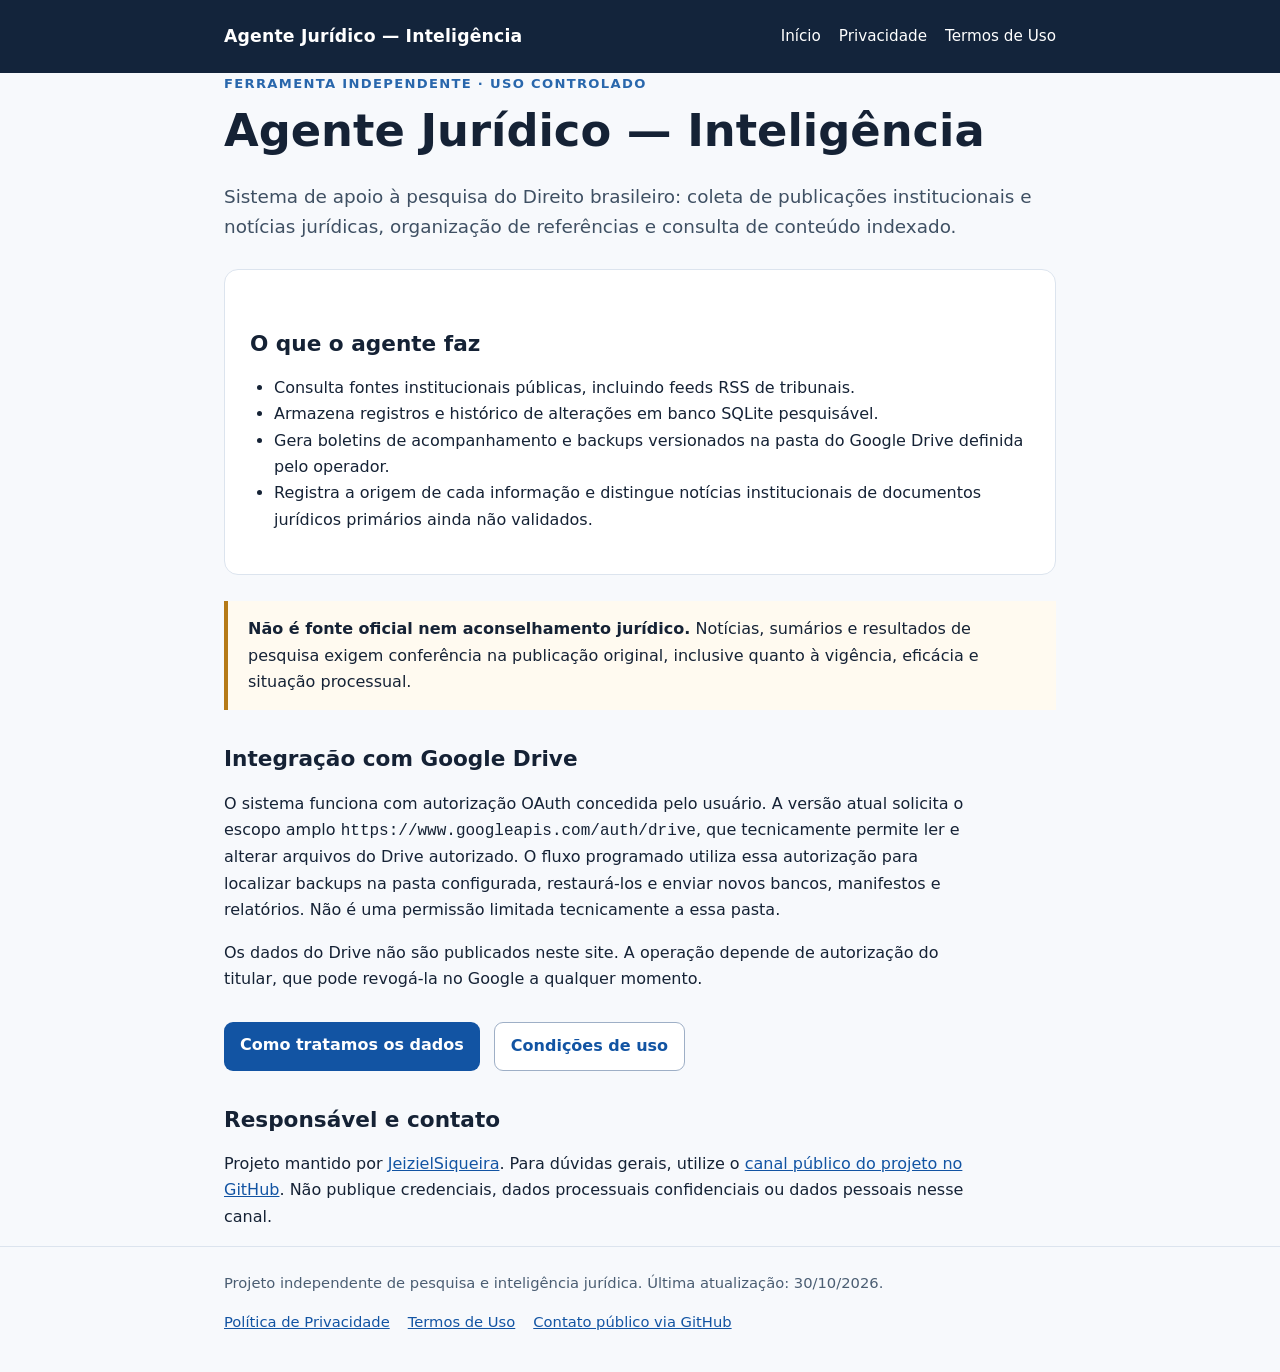
<file: index.html>
<!doctype html>
<html lang="pt-BR"><head><meta charset="utf-8"><meta name="viewport" content="width=device-width, initial-scale=1"><title>Página inicial | Agente Jurídico — Inteligência</title><meta name="description" content="Agente independente para pesquisa jurídica brasileira, coleta de fontes públicas e backups de dados controlados pelo usuário."><link rel="stylesheet" href="/style.css"></head>
<body><header><div class="wrap"><a class="brand" href="/">Agente Jurídico — Inteligência</a><nav aria-label="Navegação principal"><a href="/">Início</a><a href="/privacidade.html">Privacidade</a><a href="/termos.html">Termos de Uso</a></nav></div></header><main class="wrap"><div class="eyebrow">Ferramenta independente · uso controlado</div>
<h1>Agente Jurídico — Inteligência</h1>
<p class="lead">Sistema de apoio à pesquisa do Direito brasileiro: coleta de publicações institucionais e notícias jurídicas, organização de referências e consulta de conteúdo indexado.</p>
<div class="panel"><h2>O que o agente faz</h2><ul>
<li>Consulta fontes institucionais públicas, incluindo feeds RSS de tribunais.</li>
<li>Armazena registros e histórico de alterações em banco SQLite pesquisável.</li>
<li>Gera boletins de acompanhamento e backups versionados na pasta do Google Drive definida pelo operador.</li>
<li>Registra a origem de cada informação e distingue notícias institucionais de documentos jurídicos primários ainda não validados.</li>
</ul></div>
<div class="notice"><strong>Não é fonte oficial nem aconselhamento jurídico.</strong> Notícias, sumários e resultados de pesquisa exigem conferência na publicação original, inclusive quanto à vigência, eficácia e situação processual.</div>
<h2>Integração com Google Drive</h2>
<p>O sistema funciona com autorização OAuth concedida pelo usuário. A versão atual solicita o escopo amplo <code>https://www.googleapis.com/auth/drive</code>, que tecnicamente permite ler e alterar arquivos do Drive autorizado. O fluxo programado utiliza essa autorização para localizar backups na pasta configurada, restaurá-los e enviar novos bancos, manifestos e relatórios. Não é uma permissão limitada tecnicamente a essa pasta.</p>
<p>Os dados do Drive não são publicados neste site. A operação depende de autorização do titular, que pode revogá-la no Google a qualquer momento.</p>
<div class="buttons"><a class="linkbtn" href="/privacidade.html">Como tratamos os dados</a><a class="linkbtn alt" href="/termos.html">Condições de uso</a></div>
<h2>Responsável e contato</h2>
<p>Projeto mantido por <a href="https://github.com/JeizielSiqueira">JeizielSiqueira</a>. Para dúvidas gerais, utilize o <a href="https://github.com/JeizielSiqueira/jeizielsiqueira.github.io/issues">canal público do projeto no GitHub</a>. Não publique credenciais, dados processuais confidenciais ou dados pessoais nesse canal.</p></main><footer><div class="wrap"><span>Projeto independente de pesquisa e inteligência jurídica. Última atualização: 30/10/2026.</span><p><a href="/privacidade.html">Política de Privacidade</a><a href="/termos.html">Termos de Uso</a><a href="https://github.com/JeizielSiqueira/jeizielsiqueira.github.io/issues">Contato público via GitHub</a></p></div></footer></body></html>
</file>
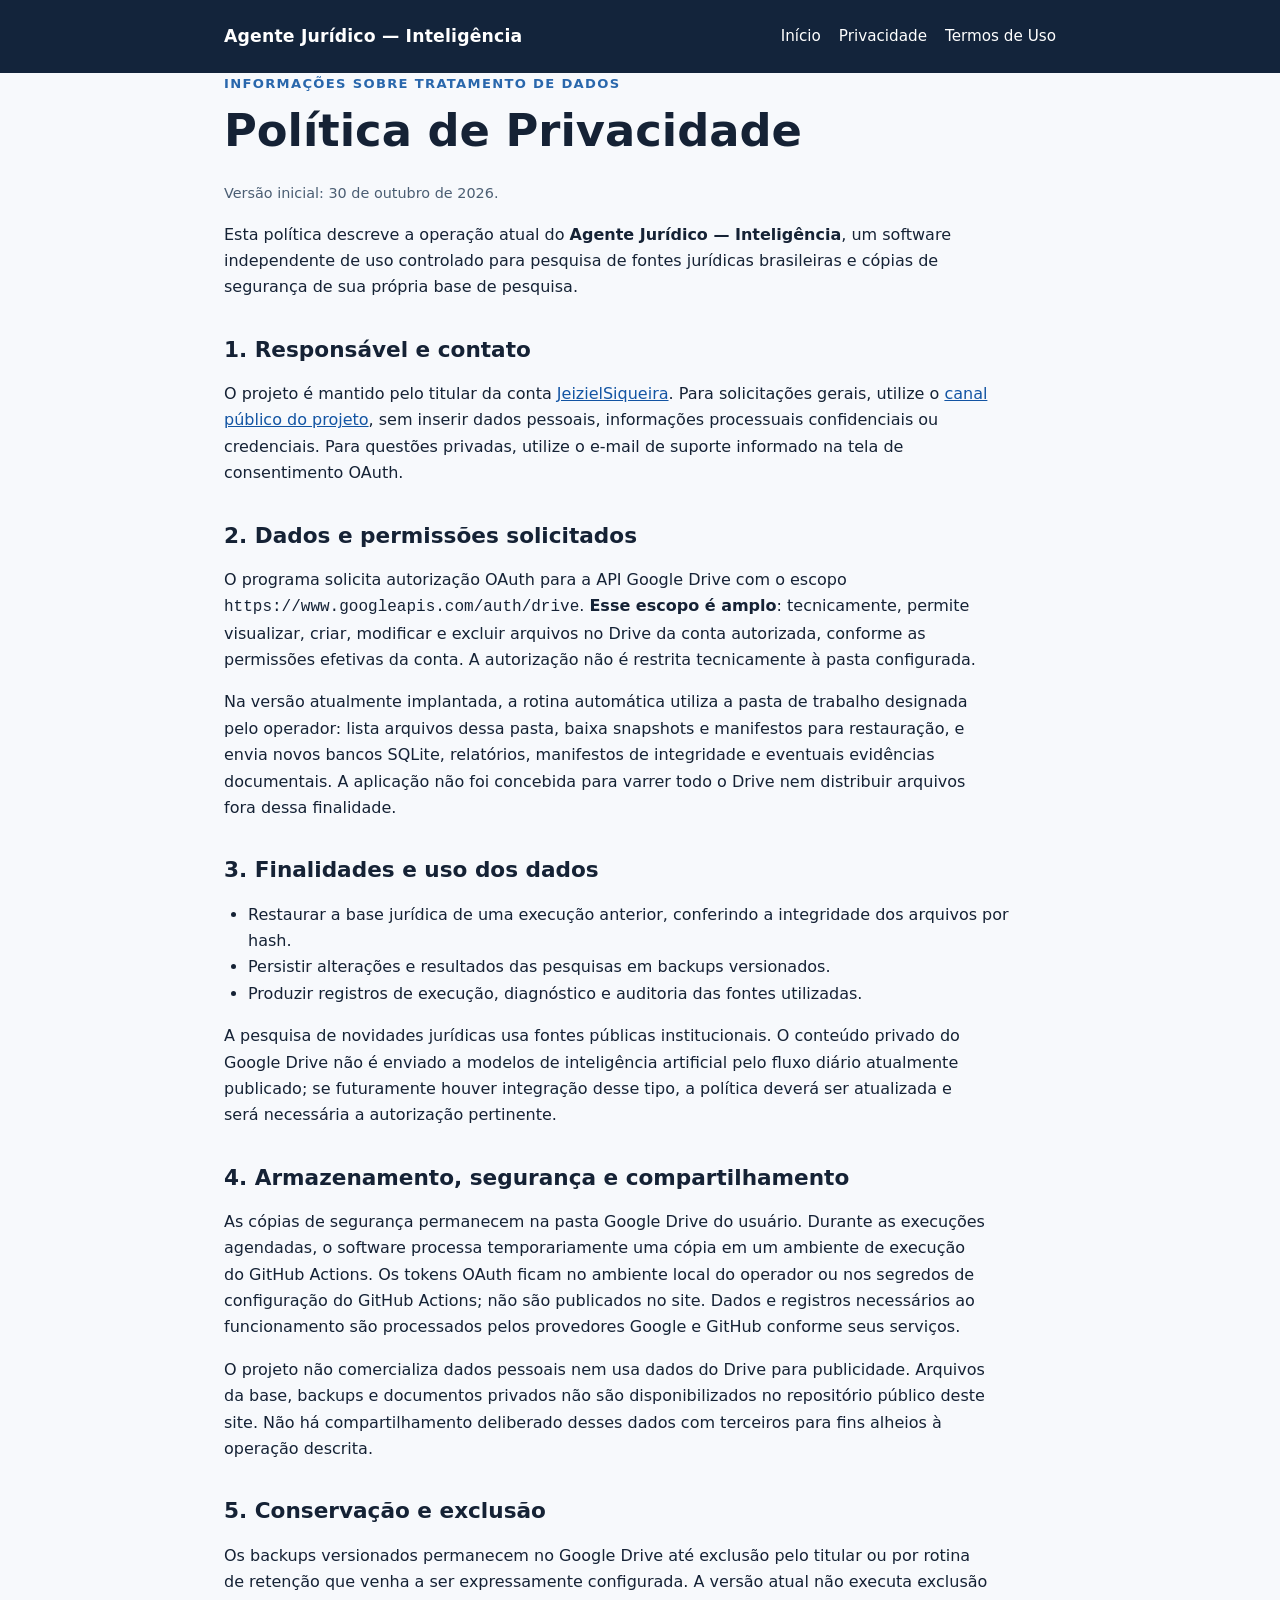
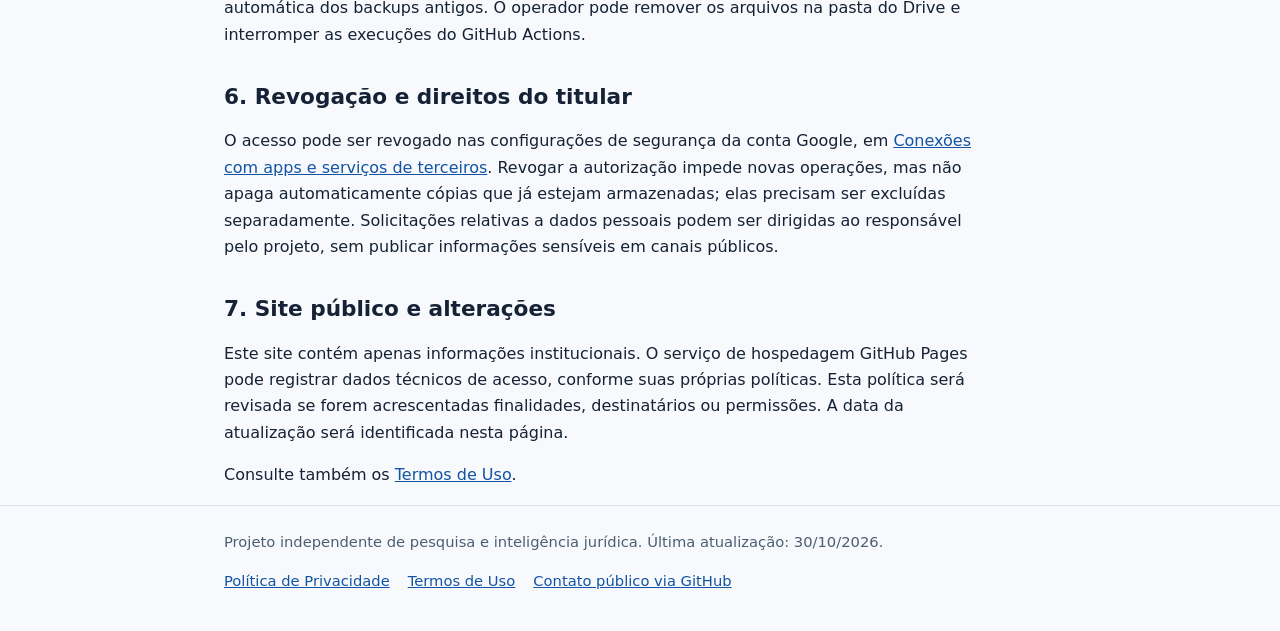
<file: privacidade.html>
<!doctype html>
<html lang="pt-BR"><head><meta charset="utf-8"><meta name="viewport" content="width=device-width, initial-scale=1"><title>Política de Privacidade | Agente Jurídico — Inteligência</title><meta name="description" content="Como o Agente Jurídico acessa, utiliza, conserva e compartilha dados mediante autorização OAuth do Google Drive."><link rel="stylesheet" href="/style.css"></head>
<body><header><div class="wrap"><a class="brand" href="/">Agente Jurídico — Inteligência</a><nav aria-label="Navegação principal"><a href="/">Início</a><a href="/privacidade.html">Privacidade</a><a href="/termos.html">Termos de Uso</a></nav></div></header><main class="wrap"><div class="eyebrow">Informações sobre tratamento de dados</div>
<h1>Política de Privacidade</h1><p class="meta">Versão inicial: 30 de outubro de 2026.</p>
<p>Esta política descreve a operação atual do <strong>Agente Jurídico — Inteligência</strong>, um software independente de uso controlado para pesquisa de fontes jurídicas brasileiras e cópias de segurança de sua própria base de pesquisa.</p>
<h2>1. Responsável e contato</h2>
<p>O projeto é mantido pelo titular da conta <a href="https://github.com/JeizielSiqueira">JeizielSiqueira</a>. Para solicitações gerais, utilize o <a href="https://github.com/JeizielSiqueira/jeizielsiqueira.github.io/issues">canal público do projeto</a>, sem inserir dados pessoais, informações processuais confidenciais ou credenciais. Para questões privadas, utilize o e-mail de suporte informado na tela de consentimento OAuth.</p>
<h2>2. Dados e permissões solicitados</h2>
<p>O programa solicita autorização OAuth para a API Google Drive com o escopo <code>https://www.googleapis.com/auth/drive</code>. <strong>Esse escopo é amplo</strong>: tecnicamente, permite visualizar, criar, modificar e excluir arquivos no Drive da conta autorizada, conforme as permissões efetivas da conta. A autorização não é restrita tecnicamente à pasta configurada.</p>
<p>Na versão atualmente implantada, a rotina automática utiliza a pasta de trabalho designada pelo operador: lista arquivos dessa pasta, baixa snapshots e manifestos para restauração, e envia novos bancos SQLite, relatórios, manifestos de integridade e eventuais evidências documentais. A aplicação não foi concebida para varrer todo o Drive nem distribuir arquivos fora dessa finalidade.</p>
<h2>3. Finalidades e uso dos dados</h2>
<ul><li>Restaurar a base jurídica de uma execução anterior, conferindo a integridade dos arquivos por hash.</li><li>Persistir alterações e resultados das pesquisas em backups versionados.</li><li>Produzir registros de execução, diagnóstico e auditoria das fontes utilizadas.</li></ul>
<p>A pesquisa de novidades jurídicas usa fontes públicas institucionais. O conteúdo privado do Google Drive não é enviado a modelos de inteligência artificial pelo fluxo diário atualmente publicado; se futuramente houver integração desse tipo, a política deverá ser atualizada e será necessária a autorização pertinente.</p>
<h2>4. Armazenamento, segurança e compartilhamento</h2>
<p>As cópias de segurança permanecem na pasta Google Drive do usuário. Durante as execuções agendadas, o software processa temporariamente uma cópia em um ambiente de execução do GitHub Actions. Os tokens OAuth ficam no ambiente local do operador ou nos segredos de configuração do GitHub Actions; não são publicados no site. Dados e registros necessários ao funcionamento são processados pelos provedores Google e GitHub conforme seus serviços.</p>
<p>O projeto não comercializa dados pessoais nem usa dados do Drive para publicidade. Arquivos da base, backups e documentos privados não são disponibilizados no repositório público deste site. Não há compartilhamento deliberado desses dados com terceiros para fins alheios à operação descrita.</p>
<h2>5. Conservação e exclusão</h2>
<p>Os backups versionados permanecem no Google Drive até exclusão pelo titular ou por rotina de retenção que venha a ser expressamente configurada. A versão atual não executa exclusão automática dos backups antigos. O operador pode remover os arquivos na pasta do Drive e interromper as execuções do GitHub Actions.</p>
<h2>6. Revogação e direitos do titular</h2>
<p>O acesso pode ser revogado nas configurações de segurança da conta Google, em <a href="https://myaccount.google.com/connections">Conexões com apps e serviços de terceiros</a>. Revogar a autorização impede novas operações, mas não apaga automaticamente cópias que já estejam armazenadas; elas precisam ser excluídas separadamente. Solicitações relativas a dados pessoais podem ser dirigidas ao responsável pelo projeto, sem publicar informações sensíveis em canais públicos.</p>
<h2>7. Site público e alterações</h2>
<p>Este site contém apenas informações institucionais. O serviço de hospedagem GitHub Pages pode registrar dados técnicos de acesso, conforme suas próprias políticas. Esta política será revisada se forem acrescentadas finalidades, destinatários ou permissões. A data da atualização será identificada nesta página.</p>
<p>Consulte também os <a href="/termos.html">Termos de Uso</a>.</p></main><footer><div class="wrap"><span>Projeto independente de pesquisa e inteligência jurídica. Última atualização: 30/10/2026.</span><p><a href="/privacidade.html">Política de Privacidade</a><a href="/termos.html">Termos de Uso</a><a href="https://github.com/JeizielSiqueira/jeizielsiqueira.github.io/issues">Contato público via GitHub</a></p></div></footer></body></html>
</file>
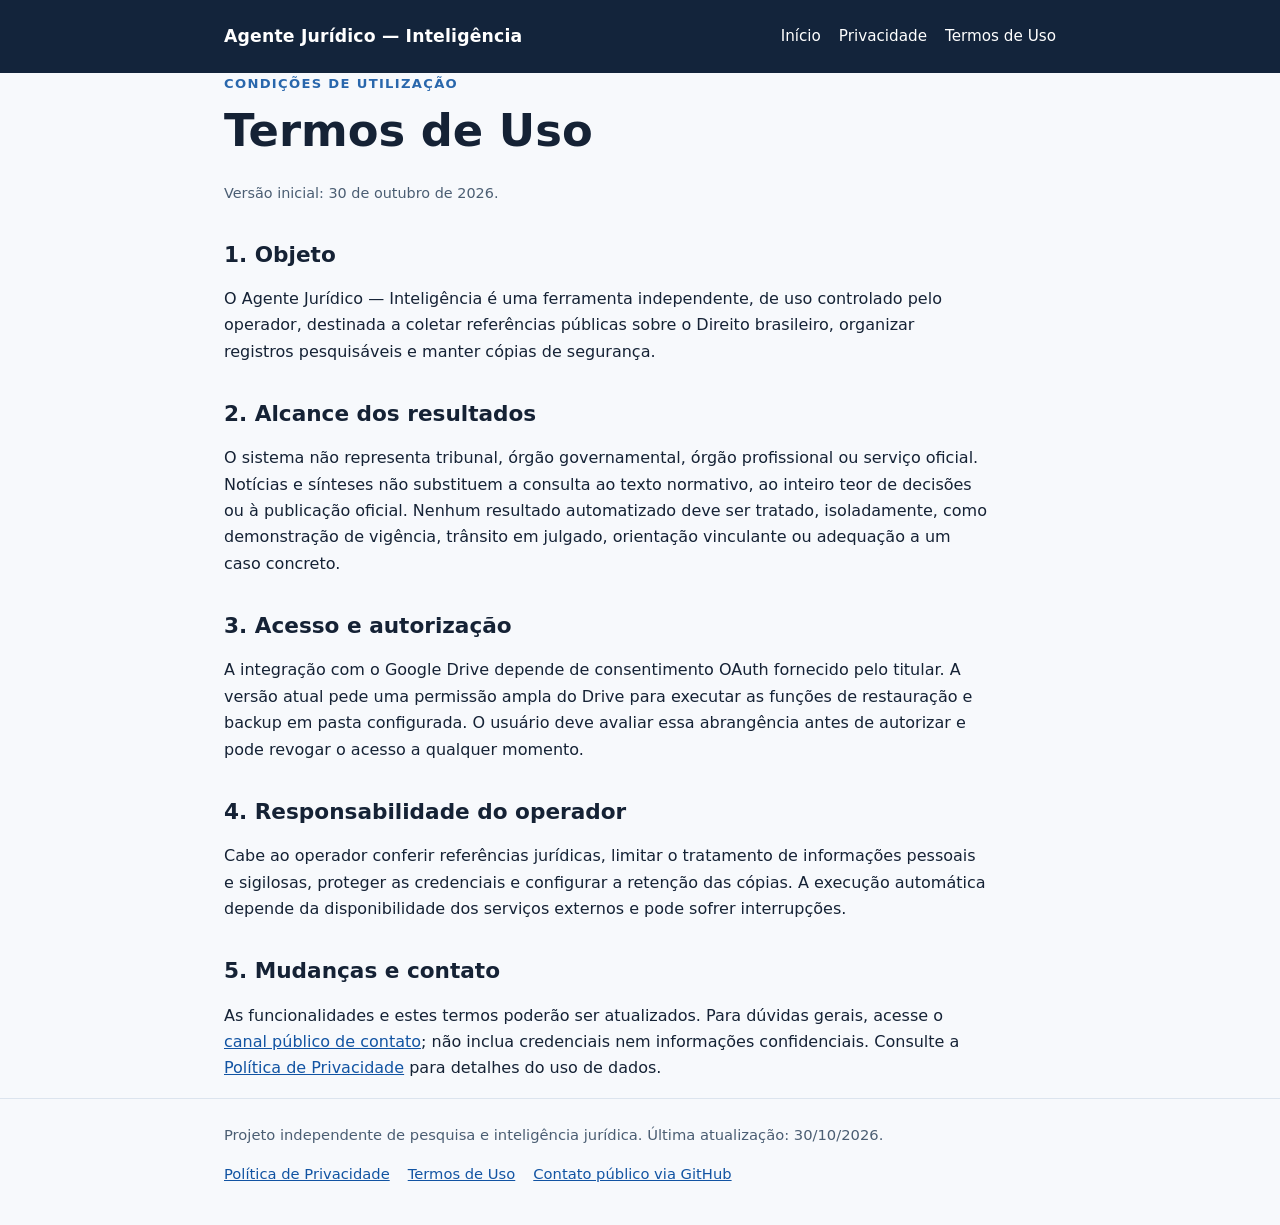
<file: termos.html>
<!doctype html>
<html lang="pt-BR"><head><meta charset="utf-8"><meta name="viewport" content="width=device-width, initial-scale=1"><title>Termos de Uso | Agente Jurídico — Inteligência</title><meta name="description" content="Condições de acesso, limitações e responsabilidade pelo uso do Agente Jurídico — Inteligência."><link rel="stylesheet" href="/style.css"></head>
<body><header><div class="wrap"><a class="brand" href="/">Agente Jurídico — Inteligência</a><nav aria-label="Navegação principal"><a href="/">Início</a><a href="/privacidade.html">Privacidade</a><a href="/termos.html">Termos de Uso</a></nav></div></header><main class="wrap"><div class="eyebrow">Condições de utilização</div>
<h1>Termos de Uso</h1><p class="meta">Versão inicial: 30 de outubro de 2026.</p>
<h2>1. Objeto</h2>
<p>O Agente Jurídico — Inteligência é uma ferramenta independente, de uso controlado pelo operador, destinada a coletar referências públicas sobre o Direito brasileiro, organizar registros pesquisáveis e manter cópias de segurança.</p>
<h2>2. Alcance dos resultados</h2>
<p>O sistema não representa tribunal, órgão governamental, órgão profissional ou serviço oficial. Notícias e sínteses não substituem a consulta ao texto normativo, ao inteiro teor de decisões ou à publicação oficial. Nenhum resultado automatizado deve ser tratado, isoladamente, como demonstração de vigência, trânsito em julgado, orientação vinculante ou adequação a um caso concreto.</p>
<h2>3. Acesso e autorização</h2>
<p>A integração com o Google Drive depende de consentimento OAuth fornecido pelo titular. A versão atual pede uma permissão ampla do Drive para executar as funções de restauração e backup em pasta configurada. O usuário deve avaliar essa abrangência antes de autorizar e pode revogar o acesso a qualquer momento.</p>
<h2>4. Responsabilidade do operador</h2>
<p>Cabe ao operador conferir referências jurídicas, limitar o tratamento de informações pessoais e sigilosas, proteger as credenciais e configurar a retenção das cópias. A execução automática depende da disponibilidade dos serviços externos e pode sofrer interrupções.</p>
<h2>5. Mudanças e contato</h2>
<p>As funcionalidades e estes termos poderão ser atualizados. Para dúvidas gerais, acesse o <a href="https://github.com/JeizielSiqueira/jeizielsiqueira.github.io/issues">canal público de contato</a>; não inclua credenciais nem informações confidenciais. Consulte a <a href="/privacidade.html">Política de Privacidade</a> para detalhes do uso de dados.</p></main><footer><div class="wrap"><span>Projeto independente de pesquisa e inteligência jurídica. Última atualização: 30/10/2026.</span><p><a href="/privacidade.html">Política de Privacidade</a><a href="/termos.html">Termos de Uso</a><a href="https://github.com/JeizielSiqueira/jeizielsiqueira.github.io/issues">Contato público via GitHub</a></p></div></footer></body></html>
</file>
<file: style.css>
:root{color-scheme:light;--ink:#152235;--muted:#4b5e73;--bg:#f7f9fc;--line:#dce4ee;--accent:#1254a3;--white:#fff}*{box-sizing:border-box}body{margin:0;background:var(--bg);color:var(--ink);font:16px/1.65 system-ui,-apple-system,"Segoe UI",Roboto,Arial,sans-serif}a{color:var(--accent)}a:focus-visible{outline:3px solid #f59e0b;outline-offset:3px}.wrap{max-width:880px;margin:0 auto;padding:0 24px}header{background:#13243b;color:#fff}header .wrap{padding-top:22px;padding-bottom:22px;display:flex;gap:24px;align-items:center;justify-content:space-between;flex-wrap:wrap}header a{color:white;text-decoration:none}header a:hover{text-decoration:underline}.brand{font-weight:750;letter-spacing:.01em;font-size:1.08rem}nav{display:flex;gap:18px;flex-wrap:wrap;font-size:.95rem}main{padding:52px 0 72px}.eyebrow{color:#2967ac;letter-spacing:.1em;text-transform:uppercase;font-size:.82rem;font-weight:750}h1{font-size:clamp(2rem,5vw,2.8rem);line-height:1.2;margin:10px 0 24px}h2{font-size:1.35rem;line-height:1.4;margin:34px 0 10px}p,li{max-width:75ch}p.lead{color:#3f5063;font-size:1.15rem}.panel{background:var(--white);border:1px solid var(--line);border-radius:14px;padding:25px;margin:26px 0}.notice{border-left:4px solid #b57a17;background:#fffaf0;padding:15px 20px;margin:24px 0}.buttons{display:flex;flex-wrap:wrap;gap:14px;margin-top:30px}.linkbtn{display:inline-block;text-decoration:none;border-radius:9px;padding:10px 16px;background:#1254a3;color:#fff;font-weight:650}.linkbtn.alt{background:#fff;color:#1254a3;border:1px solid #9eafc6}.meta{font-size:.9rem;color:var(--muted)}footer{border-top:1px solid var(--line);padding:24px 0;color:var(--muted);font-size:.92rem}footer a{margin-right:18px}ul{padding-left:24px}@media(max-width:640px){header .wrap{align-items:flex-start}main{padding-top:34px}.panel{padding:18px}}
</file>
